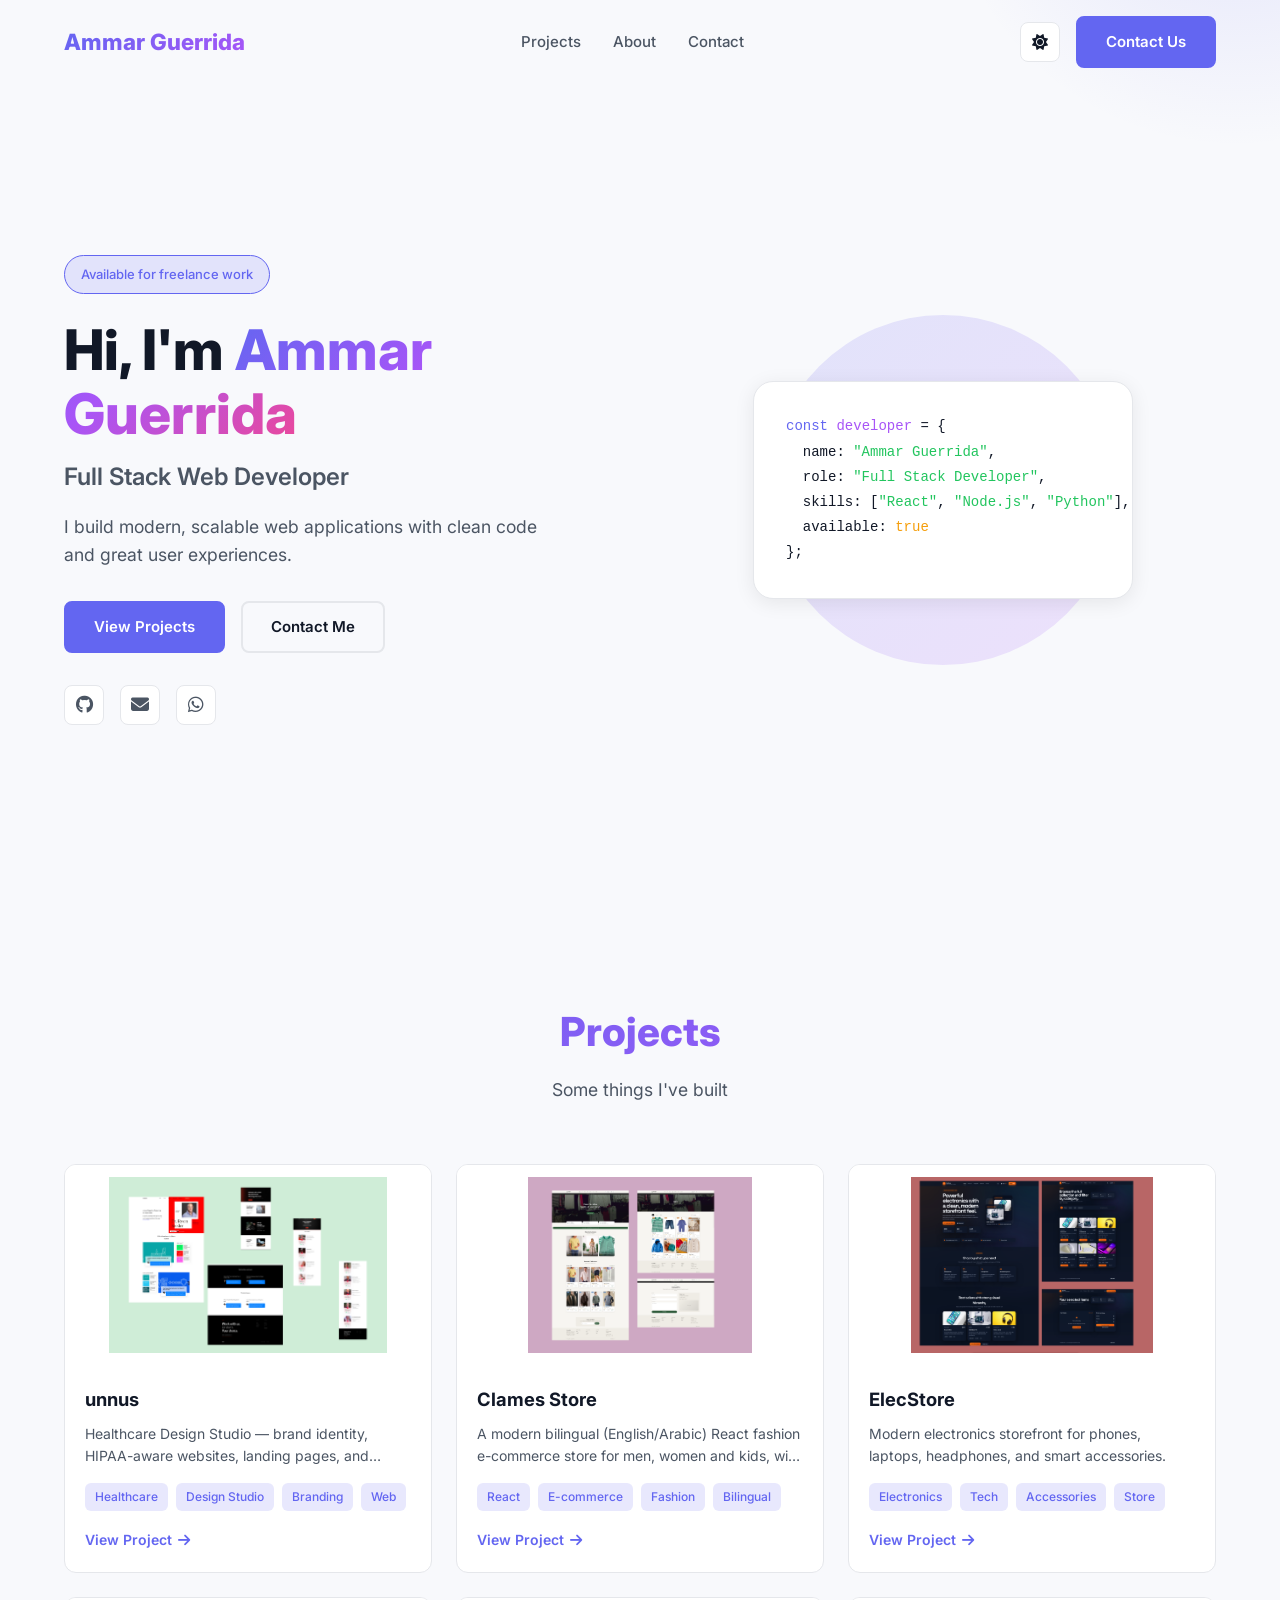
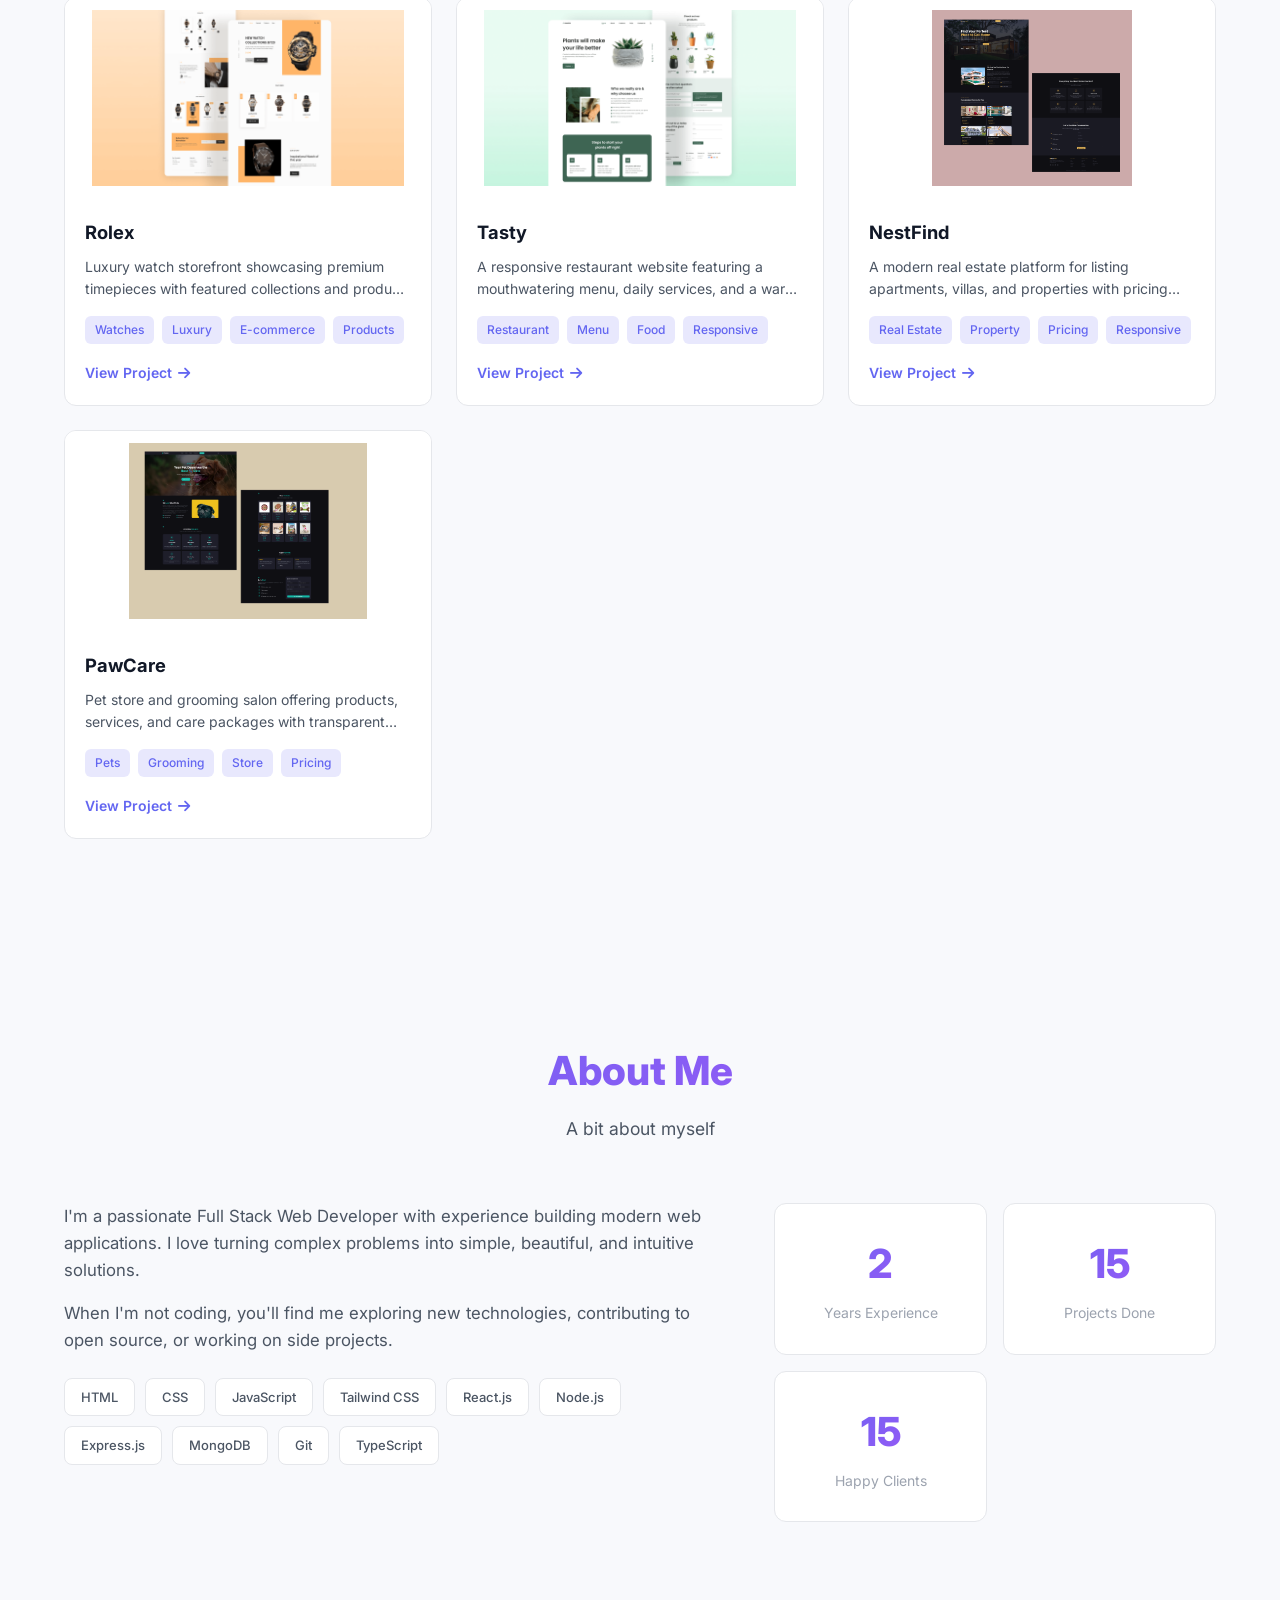
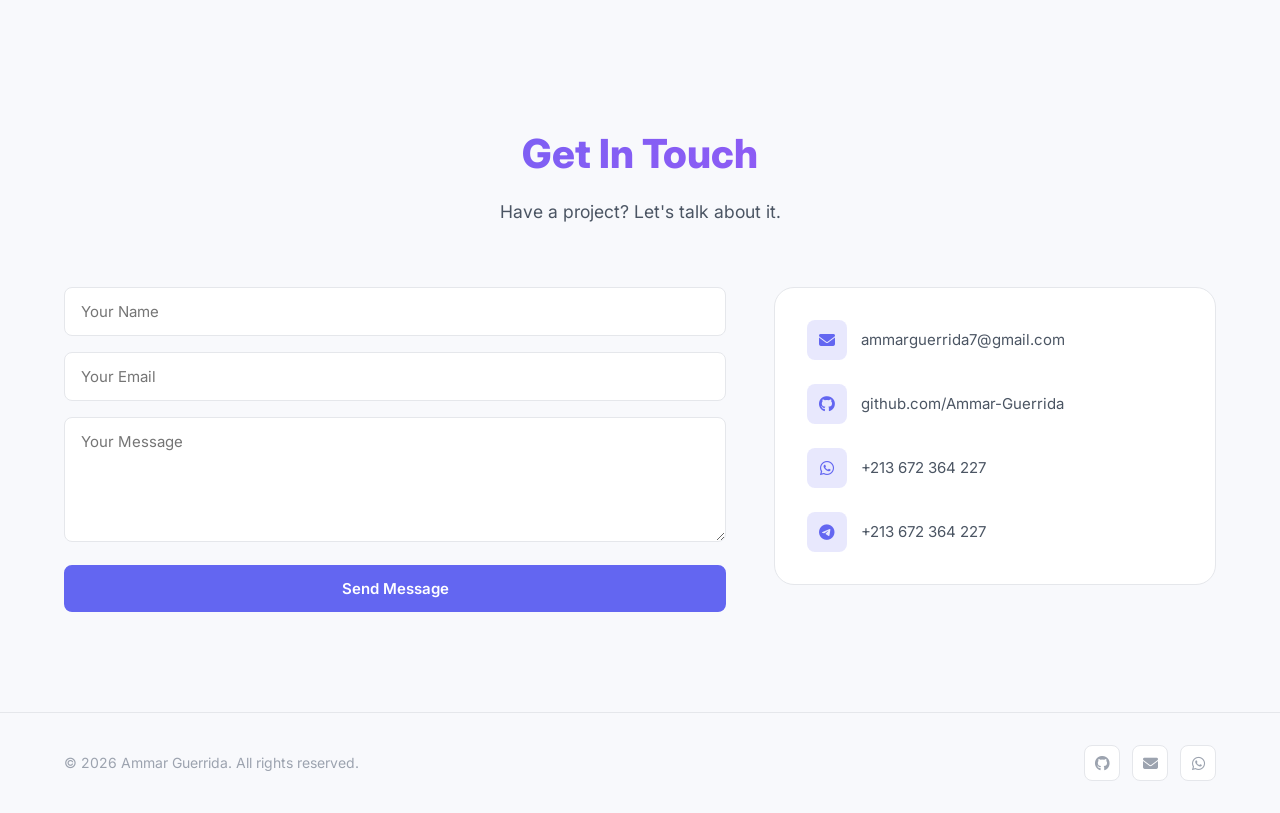
<file: index.html>
<!DOCTYPE html>
<html lang="en" data-theme="dark">
<head>
  <meta charset="UTF-8" />
  <meta name="viewport" content="width=device-width, initial-scale=1.0" />
  <title>Ammar Guerrida | Full Stack Web Developer</title>
  <link rel="preconnect" href="https://fonts.googleapis.com" />
  <link rel="preconnect" href="https://fonts.gstatic.com" crossorigin />
  <link href="https://fonts.googleapis.com/css2?family=Inter:wght@400;500;600;700;800&display=swap" rel="stylesheet" />
  <link rel="stylesheet" href="https://cdnjs.cloudflare.com/ajax/libs/font-awesome/6.5.1/css/all.min.css" />
  <link rel="stylesheet" href="css/style.css" />
</head>
<body>

  <!-- Header -->
  <header class="header" id="header">
    <div class="container header-inner">
      <a href="#" class="logo">Ammar Guerrida</a>
      <nav class="nav" id="nav">
        <ul class="nav-list">
          <li><a href="#projects" class="nav-link">Projects</a></li>
          <li><a href="#about" class="nav-link">About</a></li>
          <li><a href="#contact" class="nav-link">Contact</a></li>
        </ul>
      </nav>
      <div class="nav-overlay" id="navOverlay"></div>
      <div class="header-actions">
        <button class="theme-toggle" id="themeToggle" aria-label="Toggle theme">
          <i class="fas fa-moon"></i>
        </button>
        <a href="#contact" class="btn btn-primary">Contact Us</a>
        <button class="hamburger" id="hamburger" aria-label="Menu">
          <span></span><span></span><span></span>
        </button>
      </div>
    </div>
  </header>

  <!-- Hero -->
  <section class="hero" id="hero">
    <div class="container hero-inner">
      <div class="hero-content">
        <span class="hero-badge">Available for freelance work</span>
        <h1 class="hero-title">Hi, I'm <span class="gradient-text">Ammar Guerrida</span></h1>
        <p class="hero-subtitle">Full Stack Web Developer</p>
        <p class="hero-desc">
          I build modern, scalable web applications with clean code and great user experiences.
        </p>
        <div class="hero-actions">
          <a href="#projects" class="btn btn-primary">View Projects</a>
          <a href="#contact" class="btn btn-outline">Contact Me</a>
        </div>
        <div class="hero-social">
          <a href="https://github.com/Ammar-Guerrida" target="_blank" aria-label="GitHub"><i class="fab fa-github"></i></a>
          <a href="mailto:ammarguerrida7@gmail.com" aria-label="Email"><i class="fas fa-envelope"></i></a>
          <a href="https://wa.me/213672364227" target="_blank" aria-label="WhatsApp"><i class="fab fa-whatsapp"></i></a>
        </div>
      </div>
      <div class="hero-visual">
        <div class="hero-shape"></div>
        <div class="hero-code">
          <pre><code><span class="code-kw">const</span> <span class="code-fn">developer</span> = {<br>  name: <span class="code-str">"Ammar Guerrida"</span>,<br>  role: <span class="code-str">"Full Stack Developer"</span>,<br>  skills: [<span class="code-str">"React"</span>, <span class="code-str">"Node.js"</span>, <span class="code-str">"Python"</span>],<br>  available: <span class="code-bool">true</span><br>};</code></pre>
        </div>
      </div>
    </div>
  </section>

  <!-- Projects -->
  <section class="section" id="projects">
    <div class="container">
      <div class="section-header">
        <h2 class="section-title">Projects</h2>
        <p class="section-desc">Some things I've built</p>
      </div>
      <div class="projects-grid" id="projectsGrid">
      </div>
    </div>
  </section>

  <!-- About -->
  <section class="section" id="about">
    <div class="container">
      <div class="section-header">
        <h2 class="section-title">About Me</h2>
        <p class="section-desc">A bit about myself</p>
      </div>
      <div class="about-content">
        <div class="about-text">
          <p>
            I'm a passionate Full Stack Web Developer with experience building modern web applications.
            I love turning complex problems into simple, beautiful, and intuitive solutions.
          </p>
          <p>
            When I'm not coding, you'll find me exploring new technologies, contributing to open source,
            or working on side projects.
          </p>
          <div class="about-skills">
            <span class="skill-tag">HTML</span>
            <span class="skill-tag">CSS</span>
            <span class="skill-tag">JavaScript</span>
            <span class="skill-tag">Tailwind CSS</span>
            <span class="skill-tag">React.js</span>
            <span class="skill-tag">Node.js</span>
            <span class="skill-tag">Express.js</span>
            <span class="skill-tag">MongoDB</span>
            <span class="skill-tag">Git</span>
            <span class="skill-tag">TypeScript</span>
          </div>
        </div>
        <div class="about-stats">
          <div class="stat-card">
            <span class="stat-number" data-target="2">0</span>
            <span class="stat-label">Years Experience</span>
          </div>
          <div class="stat-card">
            <span class="stat-number" data-target="15">0</span>
            <span class="stat-label">Projects Done</span>
          </div>
          <div class="stat-card">
            <span class="stat-number" data-target="15">0</span>
            <span class="stat-label">Happy Clients</span>
          </div>
        </div>
      </div>
    </div>
  </section>

  <!-- Contact -->
  <section class="section" id="contact">
    <div class="container">
      <div class="section-header">
        <h2 class="section-title">Get In Touch</h2>
        <p class="section-desc">Have a project? Let's talk about it.</p>
      </div>
      <div class="contact-content">
        <form class="contact-form" id="contactForm" action="https://formsubmit.co/ammarguerrida7@gmail.com" method="POST">
          <input type="hidden" name="_subject" value="New message from portfolio">
          <input type="hidden" name="_captcha" value="false">
          <input type="hidden" name="_template" value="table">
          <div class="form-group">
            <input type="text" id="formName" name="name" placeholder="Your Name" required />
          </div>
          <div class="form-group">
            <input type="email" id="formEmail" name="email" placeholder="Your Email" required />
          </div>
          <div class="form-group">
            <textarea id="formMessage" name="message" rows="5" placeholder="Your Message" required></textarea>
          </div>
          <button type="submit" class="btn btn-primary btn-full">Send Message</button>
        </form>
        <div class="contact-info">
          <div class="contact-item">
            <i class="fas fa-envelope"></i>
            <a href="mailto:ammarguerrida7@gmail.com">ammarguerrida7@gmail.com</a>
          </div>
          <div class="contact-item">
            <i class="fab fa-github"></i>
            <a href="https://github.com/Ammar-Guerrida" target="_blank">github.com/Ammar-Guerrida</a>
          </div>
          <div class="contact-item">
            <i class="fab fa-whatsapp"></i>
            <a href="https://wa.me/213672364227" target="_blank">+213 672 364 227</a>
          </div>
          <div class="contact-item">
            <i class="fab fa-telegram"></i>
            <a href="https://t.me/+213672364227" target="_blank">+213 672 364 227</a>
          </div>
        </div>
      </div>
    </div>
  </section>

  <!-- Footer -->
  <footer class="footer">
    <div class="container footer-inner">
      <p>&copy; 2026 Ammar Guerrida. All rights reserved.</p>
      <div class="footer-social">
        <a href="https://github.com/Ammar-Guerrida" target="_blank" aria-label="GitHub"><i class="fab fa-github"></i></a>
        <a href="mailto:ammarguerrida7@gmail.com" aria-label="Email"><i class="fas fa-envelope"></i></a>
        <a href="https://wa.me/213672364227" target="_blank" aria-label="WhatsApp"><i class="fab fa-whatsapp"></i></a>
      </div>
    </div>
  </footer>

      <button id="scrollTop" class="scroll-top" aria-label="Back to top"><i class="fas fa-arrow-up"></i></button>
<script src="js/projects.js"></script>
  <script src="js/main.js"></script>
</body>
</html>
</file>
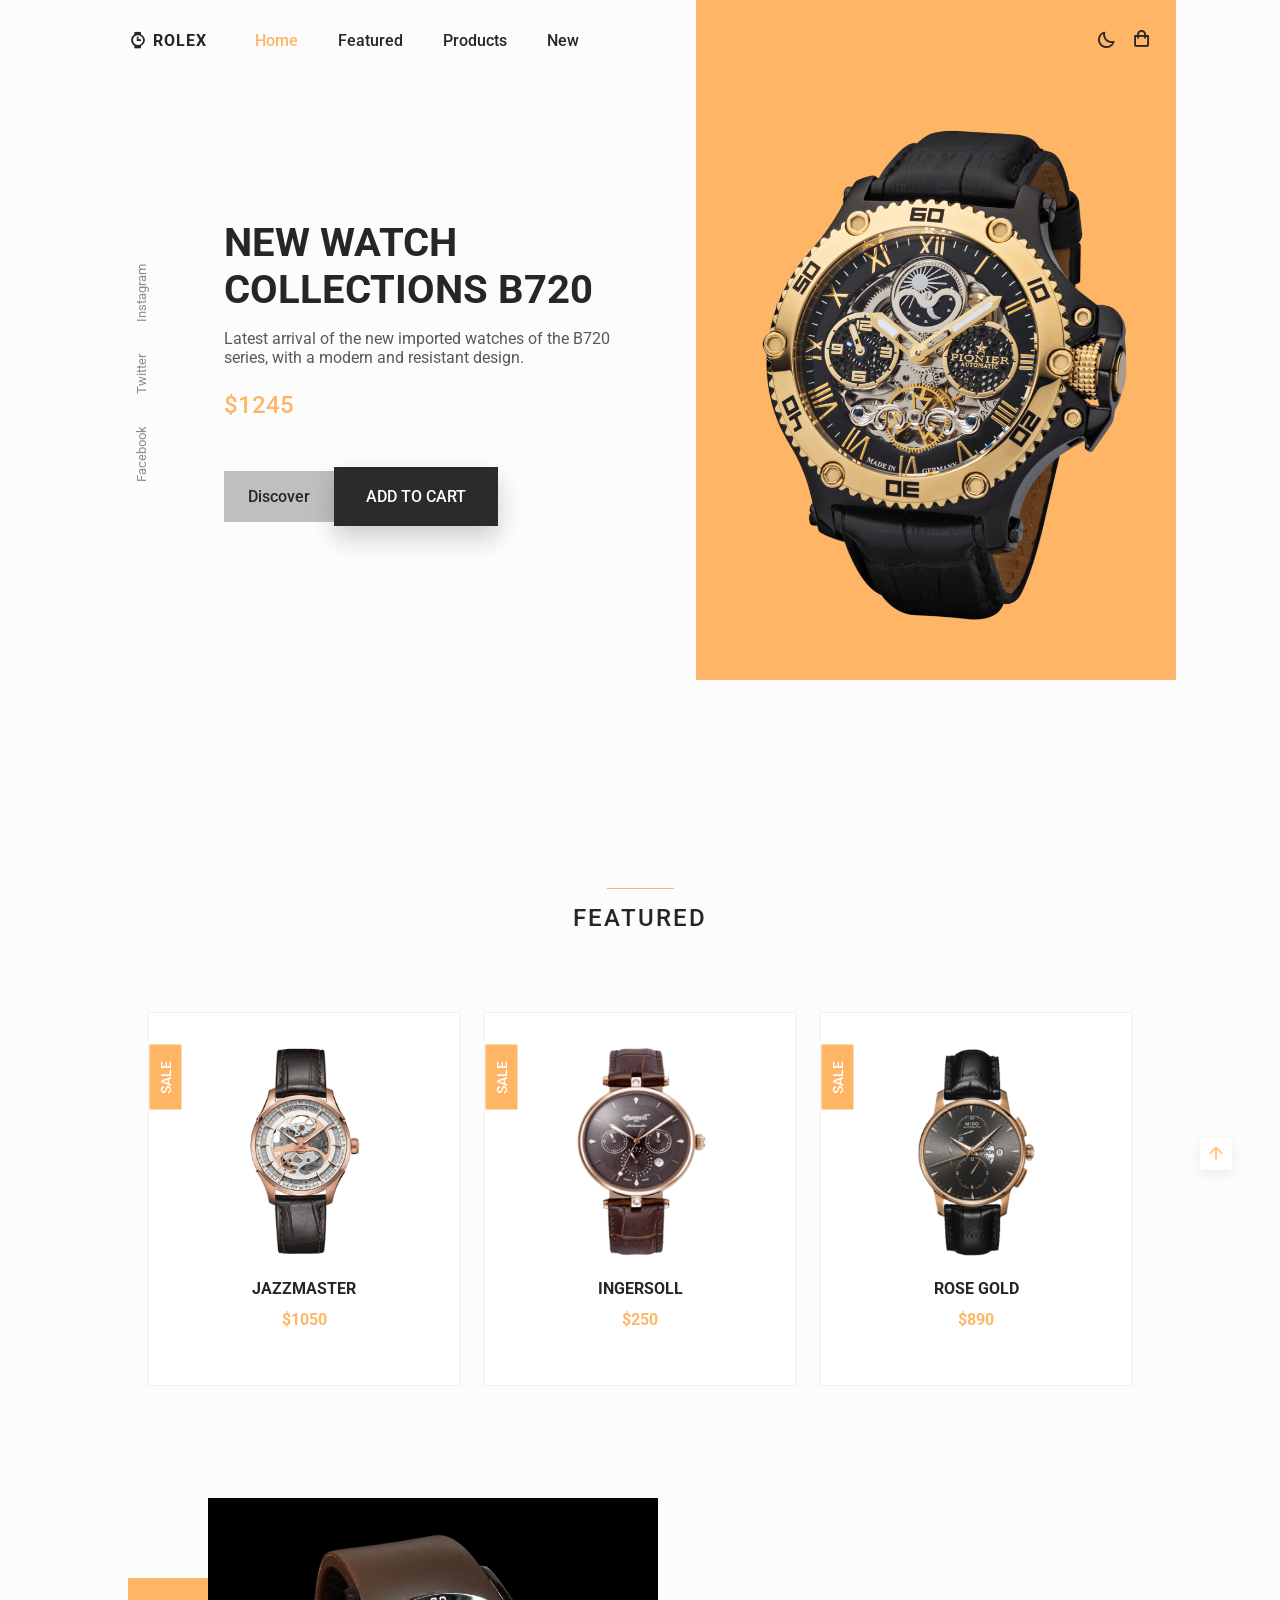
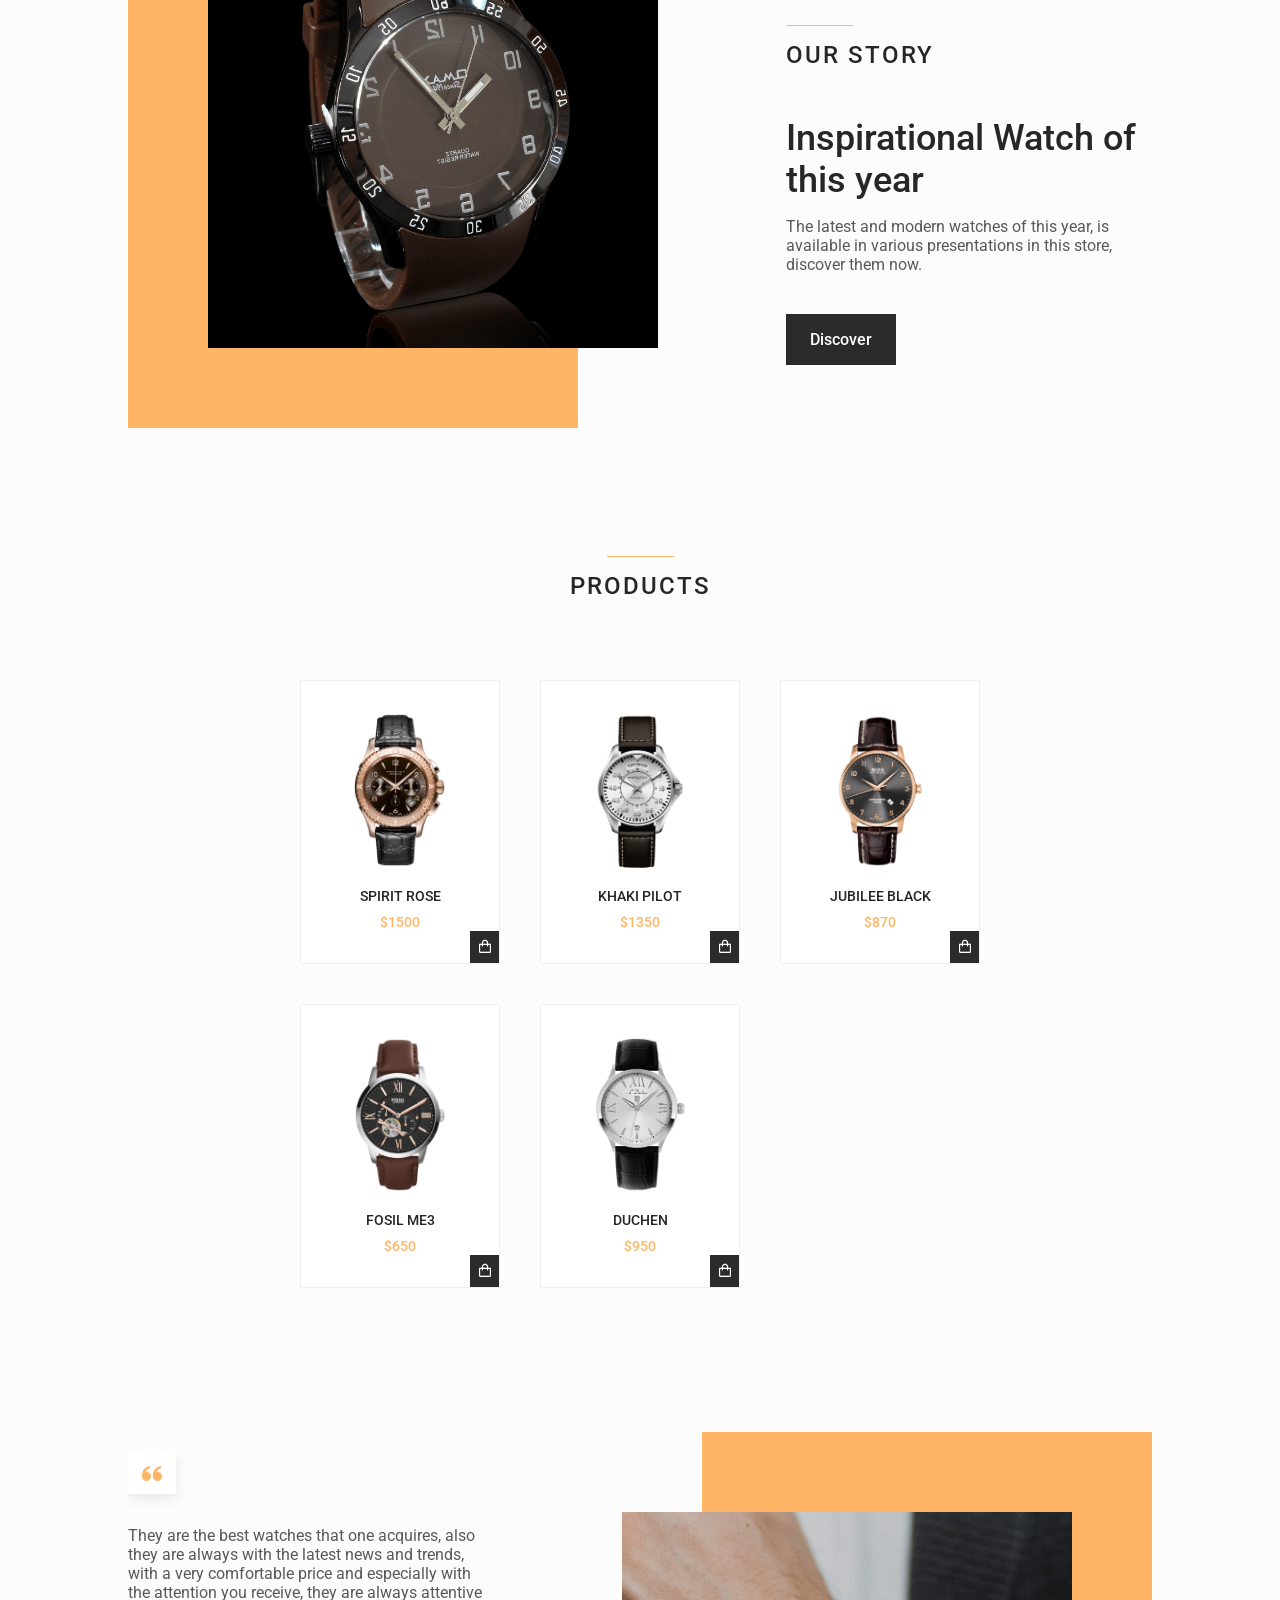
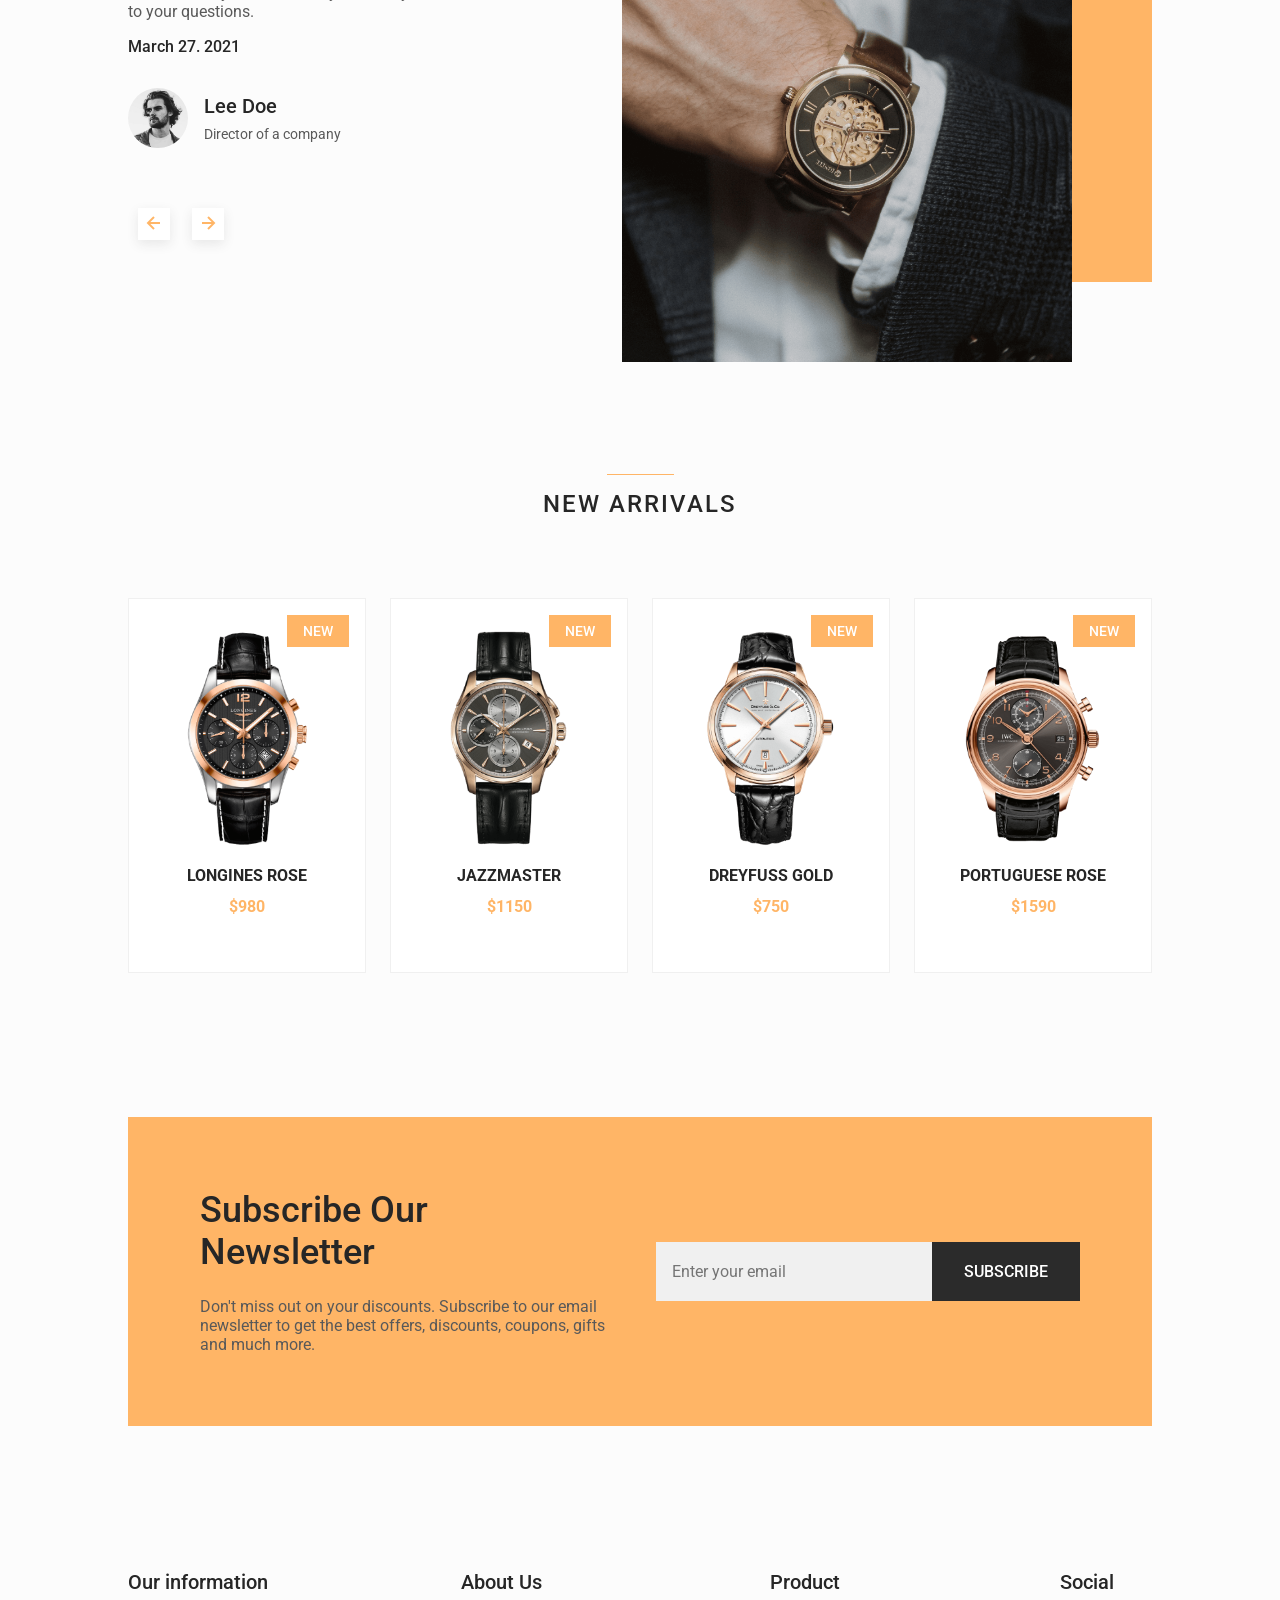
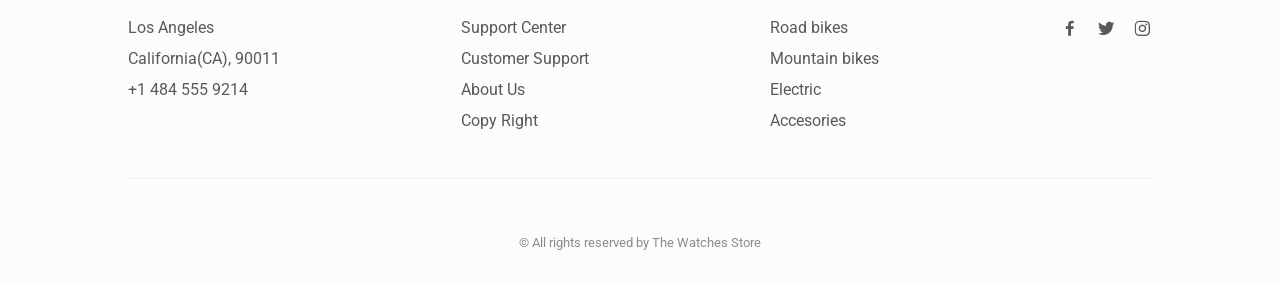
<file: projects/Watches-Website/index.html>
<!DOCTYPE html>
    <html lang="en">
    <head>
        <meta charset="UTF-8">
        <meta name="viewport" content="width=device-width, initial-scale=1.0">
        <link rel="shortcut icon" href="img/favicon.png" type="image/x-icon">
        <link rel="stylesheet" href="https://cdn.jsdelivr.net/npm/boxicons@latest/css/boxicons.min.css">
        <link rel="stylesheet" href="css/swiper-bundle.min.css">
        <link rel="stylesheet" href="css/style.css">
        <title>watches website</title>
    </head>
    <body>

        <!-- start header -->
        <header class="header" id="header">
            <nav class="nav container">
                <a href="#" class="nav-logo">
                    <i class='bx bxs-watch nav-logo-icon'></i> Rolex
                </a>

                <div class="nav-menu" id="nav-menu">
                    <ul class="nav-list">
                        <li class="nav-item">
                            <a href="#home" class="nav-link active-link">Home</a>
                        </li>
                        <li class="nav-item">
                            <a href="#featured" class="nav-link">Featured</a>
                        </li>
                        <li class="nav-item">
                            <a href="#products" class="nav-link">Products</a>
                        </li>
                        <li class="nav-item">
                            <a href="#new" class="nav-link">New</a>
                        </li>
                    </ul>

                    <div class="nav-close" id="nav-close">
                        <i class='bx bx-x' ></i>
                    </div>
                </div>

                <div class="nav-btns">
                    <!-- Theme change button -->
                    <i class='bx bx-moon change-theme' id="theme-button"></i>

                    <div class="nav-shop" id="cart-shop">
                        <i class='bx bx-shopping-bag' ></i>
                    </div>

                    <div class="nav-toggle" id="nav-toggle">
                        <i class='bx bx-grid-alt' ></i>
                    </div>
                </div>
            </nav>
        </header>
        <!-- end header -->

        <!-- start carts  -->
        <div class="cart" id="cart">
            <i class='bx bx-x cart-close' id="cart-close"></i>

            <h2 class="cart-title-center">My Cart</h2>

            <div class="cart-container">
                <article class="cart-card">
                    <div class="cart-box">
                        <img src="img/featured1.png" alt="" class="cart-img">
                    </div>

                    <div class="cart-details">
                        <h3 class="cart-title">Jazzmaster</h3>
                        <span class="cart-price">$1050</span>

                        <div class="cart-amount">
                            <div class="cart-amount-content">
                                <span class="cart-amount-box">
                                    <i class='bx bx-minus' ></i>
                                </span>

                                <span class="cart-amount-number">1</span>

                                <span class="cart-amount-box">
                                    <i class='bx bx-plus' ></i>
                                </span>
                            </div>

                            <i class='bx bx-trash-alt cart-amount-trash' ></i>
                        </div>
                    </div>
                </article>
                
                <article class="cart-card">
                    <div class="cart-box">
                        <img src="img/featured3.png" alt="" class="cart-img">
                    </div>

                    <div class="cart-details">
                        <h3 class="cart-title">Rose Gold</h3>
                        <span class="cart-price">$850</span>

                        <div class="cart-amount">
                            <div class="cart-amount-content">
                                <span class="cart-amount-box">
                                    <i class='bx bx-minus' ></i>
                                </span>

                                <span class="cart-amount-number">1</span>

                                <span class="cart-amount-box">
                                    <i class='bx bx-plus' ></i>
                                </span>
                            </div>

                            <i class='bx bx-trash-alt cart-amount-trash' ></i>
                        </div>
                    </div>
                </article>

                <article class="cart-card">
                    <div class="cart-box">
                        <img src="img/new1.png" alt="" class="cart-img">
                    </div>

                    <div class="cart-details">
                        <h3 class="cart-title">Longines Rose</h3>
                        <span class="cart-price">$980</span>

                        <div class="cart-amount">
                            <div class="cart-amount-content">
                                <span class="cart-amount-box">
                                    <i class='bx bx-minus' ></i>
                                </span>

                                <span class="cart-amount-number">1</span>

                                <span class="cart-amount-box">
                                    <i class='bx bx-plus' ></i>
                                </span>
                            </div>

                            <i class='bx bx-trash-alt cart-amount-trash' ></i>
                        </div>
                    </div>
                </article>
            </div>

            <div class="cart-prices">
                <span class="cart-prices-item">3 items</span>
                <span class="cart-prices-total">$2880</span>
            </div>
        </div>
        <!-- end carts  -->

        <!-- start main  -->
        <main class="main">
            <!-- start home section  -->
            <section class="home" id="home">
                <div class="home-container container grid">
                    <div class="home-img-bg">
                        <img src="img/home.png" alt="" class="home-img">
                    </div>
    
                    <div class="home-social">
                        <a href="https://www.facebook.com/" target="_blank" class="home-social-link">
                            Facebook
                        </a>
                        <a href="https://twitter.com/" target="_blank" class="home-social-link">
                            Twitter
                        </a>
                        <a href="https://www.instagram.com/" target="_blank" class="home-social-link">
                            Instagram
                        </a>
                    </div>
    
                    <div class="home-data">
                        <h1 class="home-title">NEW WATCH <br> COLLECTIONS B720</h1>
                        <p class="home-description">
                            Latest arrival of the new imported watches of the B720 series, 
                            with a modern and resistant design.
                        </p>
                        <span class="home-price">$1245</span>

                        <div class="home-btns">
                            <a href="#" class="button button-gray button-small">
                                Discover
                            </a>

                            <button class="button home-button">ADD TO CART</button>
                        </div>
                    </div>
                </div>
            </section>
            <!-- end home section  -->

            <!-- start featured section -->
            <section class="featured section container" id="featured">
                <h2 class="section-title">
                    Featured
                </h2>

                <div class="featured-container grid">
                    <article class="featured-card">
                        <span class="featured-tag">Sale</span>

                        <img src="img/featured1.png" alt="" class="featured-img">

                        <div class="featured-data">
                            <h3 class="featured-title">Jazzmaster</h3>
                            <span class="featured-price">$1050</span>
                        </div>

                        <button class="button featured-button">ADD TO CART</button>
                    </article>

                    <article class="featured-card">
                        <span class="featured-tag">Sale</span>

                        <img src="img/featured2.png" alt="" class="featured-img">

                        <div class="featured-data">
                            <h3 class="featured-title">Ingersoll</h3>
                            <span class="featured-price">$250</span>
                        </div>

                        <button class="button featured-button">ADD TO CART</button>
                    </article>

                    <article class="featured-card">
                        <span class="featured-tag">Sale</span>

                        <img src="img/featured3.png" alt="" class="featured-img">

                        <div class="featured-data">
                            <h3 class="featured-title">Rose gold</h3>
                            <span class="featured-price">$890</span>
                        </div>

                        <button class="button featured-button">ADD TO CART</button>
                    </article>
                </div>
            </section>
            <!-- end featured section -->

            <!-- start story section  -->
            <section class="story section container">
                <div class="story-container grid">
                    <div class="story-data">
                        <h2 class="section-title story-section-title">
                            Our Story
                        </h2>
    
                        <h1 class="story-title">
                            Inspirational Watch of <br> this year
                        </h1>
    
                        <p class="story-description">
                            The latest and modern watches of this year, is available in various 
                            presentations in this store, discover them now.
                        </p>
    
                        <a href="#" class="button button-small">Discover</a>
                    </div>

                    <div class="story-images">
                        <img src="img/story.png" alt="" class="story-img">
                        <div class="story-square"></div>
                    </div>
                </div>
            </section>
            <!-- end story section  -->

            <!-- start products section  -->
            <section class="products section container" id="products">
                <h2 class="section-title">
                    Products
                </h2>

                <div class="products-container grid">
                    <article class="products-card">
                        <img src="img/product1.png" alt="" class="products-img">

                        <h3 class="products-title">Spirit rose</h3>
                        <span class="products-price">$1500</span>

                        <button class="products-button">
                            <i class='bx bx-shopping-bag'></i>
                        </button>
                    </article>

                    <article class="products-card">
                        <img src="img/product2.png" alt="" class="products-img">

                        <h3 class="products-title">Khaki pilot</h3>
                        <span class="products-price">$1350</span>

                        <button class="products-button">
                            <i class='bx bx-shopping-bag'></i>
                        </button>
                    </article>

                    <article class="products-card">
                        <img src="img/product3.png" alt="" class="products-img">

                        <h3 class="products-title">Jubilee black</h3>
                        <span class="products-price">$870</span>

                        <button class="products-button">
                            <i class='bx bx-shopping-bag'></i>
                        </button>
                    </article>

                    <article class="products-card">
                        <img src="img/product4.png" alt="" class="products-img">

                        <h3 class="products-title">Fosil me3</h3>
                        <span class="products-price">$650</span>

                        <button class="products-button">
                            <i class='bx bx-shopping-bag'></i>
                        </button>
                    </article>

                    <article class="products-card">
                        <img src="img/product5.png" alt="" class="products-img">

                        <h3 class="products-title">Duchen</h3>
                        <span class="products-price">$950</span>

                        <button class="products-button">
                            <i class='bx bx-shopping-bag'></i>
                        </button>
                    </article>
                </div>
            </section>
            <!-- end products section  -->


            <!-- start testimonials section  -->
            <section class="testimonial section container">
                <div class="testimonial-container grid">
                    <div class="swiper testimonial-swiper">
                        <div class="swiper-wrapper">
                            <div class="testimonial-card swiper-slide">
                                <div class="testimonial-quote">
                                    <i class='bx bxs-quote-alt-left' ></i>
                                </div>
                                <p class="testimonial-description">
                                    They are the best watches that one acquires, also they are always with the latest 
                                    news and trends, with a very comfortable price and especially with the attention 
                                    you receive, they are always attentive to your questions.
                                </p>
                                <h3 class="testimonial-date">March 27. 2021</h3>
        
                                <div class="testimonial-perfil">
                                    <img src="img/testimonial1.jpg" alt="" class="testimonial-perfil-img">
        
                                    <div class="testimonial-perfil-data">
                                        <span class="testimonial-perfil-name">Lee Doe</span>
                                        <span class="testimonial-perfil-detail">Director of a company</span>
                                    </div>
                                </div>
                            </div>

                            <div class="testimonial-card swiper-slide">
                                <div class="testimonial-quote">
                                    <i class='bx bxs-quote-alt-left' ></i>
                                </div>
                                <p class="testimonial-description">
                                    They are the best watches that one acquires, also they are always with the latest 
                                    news and trends, with a very comfortable price and especially with the attention 
                                    you receive, they are always attentive to your questions.
                                </p>
                                <h3 class="testimonial-date">March 27. 2021</h3>
        
                                <div class="testimonial-perfil">
                                    <img src="img/testimonial2.jpg" alt="" class="testimonial-perfil-img">
        
                                    <div class="testimonial-perfil-data">
                                        <span class="testimonial-perfil-name">Samantha Mey</span>
                                        <span class="testimonial-perfil-detail">Director of a company</span>
                                    </div>
                                </div>
                            </div>

                            <div class="testimonial-card swiper-slide">
                                <div class="testimonial-quote">
                                    <i class='bx bxs-quote-alt-left' ></i>
                                </div>
                                <p class="testimonial-description">
                                    They are the best watches that one acquires, also they are always with the latest 
                                    news and trends, with a very comfortable price and especially with the attention 
                                    you receive, they are always attentive to your questions.
                                </p>
                                <h3 class="testimonial-date">March 27. 2021</h3>
        
                                <div class="testimonial-perfil">
                                    <img src="img/testimonial3.jpg" alt="" class="testimonial-perfil-img">
        
                                    <div class="testimonial-perfil-data">
                                        <span class="testimonial-perfil-name">Raul Zaman</span>
                                        <span class="testimonial-perfil-detail">Director of a company</span>
                                    </div>
                                </div>
                            </div>
                        </div>
                        
                        <div class="swiper-button-next">
                            <i class='bx bx-right-arrow-alt' ></i>
                        </div>
                        <div class="swiper-button-prev">
                            <i class='bx bx-left-arrow-alt' ></i>
                        </div>
                    </div>

                    <div class="testimonial-images">
                        <div class="testimonial-square"></div>
                        <img src="img/testimonial.png" alt="" class="testimonial-img">
                    </div>
                </div>
            </section>
            <!-- end testimonials section  -->

            <!-- start new section -->
            <section class="new section container" id="new">
                <h2 class="section-title">
                    New Arrivals
                </h2>
                
                <div class="new-container">
                    <div class="swiper new-swiper">
                        <div class="swiper-wrapper">
                            <article class="new-card swiper-slide">
                                <span class="new-tag">New</span>
        
                                <img src="img/new1.png" alt="" class="new-img">
        
                                <div class="new-data">
                                    <h3 class="new-title">Longines rose</h3>
                                    <span class="new-price">$980</span>
                                </div>
        
                                <button class="button new-button">ADD TO CART</button>
                            </article>

                            <article class="new-card swiper-slide">
                                <span class="new-tag">New</span>
        
                                <img src="img/new2.png" alt="" class="new-img">
        
                                <div class="new-data">
                                    <h3 class="new-title">Jazzmaster</h3>
                                    <span class="new-price">$1150</span>
                                </div>
        
                                <button class="button new-button">ADD TO CART</button>
                            </article>

                            <article class="new-card swiper-slide">
                                <span class="new-tag">New</span>
        
                                <img src="img/new3.png" alt="" class="new-img">
        
                                <div class="new-data">
                                    <h3 class="new-title">Dreyfuss gold</h3>
                                    <span class="new-price">$750</span>
                                </div>
        
                                <button class="button new-button">ADD TO CART</button>
                            </article>

                            <article class="new-card swiper-slide">
                                <span class="new-tag">New</span>
        
                                <img src="img/new4.png" alt="" class="new-img">
        
                                <div class="new-data">
                                    <h3 class="new-title">Portuguese rose</h3>
                                    <span class="new-price">$1590</span>
                                </div>
        
                                <button class="button new-button">ADD TO CART</button>
                            </article>                       
                        </div>
                    </div>
                </div>
            </section>
            <!-- end new section -->

            <!-- start newsletter section -->
            <section class="newsletter section container">
                <div class="newsletter-bg grid">
                    <div>
                        <h2 class="newsletter-title">Subscribe Our <br> Newsletter</h2>
                        <p class="newsletter-description">
                            Don't miss out on your discounts. Subscribe to our email 
                            newsletter to get the best offers, discounts, coupons, 
                            gifts and much more.
                        </p>
                    </div>

                    <form action="" class="newsletter-subscribe">
                        <input type="email" placeholder="Enter your email" class="newsletter-input">
                        <button class="button">
                            SUBSCRIBE
                        </button>
                    </form>
                </div>
            </section>
            <!-- end newsletter section -->
        </main>
        <!-- end main  -->


        <!-- start footer -->
        <footer class="footer section">
            <div class="footer-container container grid">
                <div class="footer-content">
                    <h3 class="footer-title">Our information</h3>

                    <ul class="footer-list">
                        <li>Los Angeles </li>
                        <li>California(CA), 90011</li>
                        <li>+1 484 555 9214</li>
                    </ul>
                </div>
                <div class="footer-content">
                    <h3 class="footer-title">About Us</h3>

                    <ul class="footer-links">
                        <li>
                            <a href="#" class="footer-link">Support Center</a>
                        </li>
                        <li>
                            <a href="#" class="footer-link">Customer Support</a>
                        </li>
                        <li>
                            <a href="#" class="footer-link">About Us</a>
                        </li>
                        <li>
                            <a href="#" class="footer-link">Copy Right</a>
                        </li>
                    </ul>
                </div>

                <div class="footer-content">
                    <h3 class="footer-title">Product</h3>

                    <ul class="footer-links">
                        <li>
                            <a href="#" class="footer-link">Road bikes</a>
                        </li>
                        <li>
                            <a href="#" class="footer-link">Mountain bikes</a>
                        </li>
                        <li>
                            <a href="#" class="footer-link">Electric</a>
                        </li>
                        <li>
                            <a href="#" class="footer-link">Accesories</a>
                        </li>
                    </ul>
                </div>

                <div class="footer-content">
                    <h3 class="footer-title">Social</h3>

                    <ul class="footer-social">
                        <a href="https://www.facebook.com/" target="_blank" class="footer-social-link">
                            <i class='bx bxl-facebook'></i>
                        </a>

                        <a href="https://twitter.com/" target="_blank" class="footer-social-link">
                            <i class='bx bxl-twitter' ></i>
                        </a>

                        <a href="https://www.instagram.com/" target="_blank" class="footer-social-link">
                            <i class='bx bxl-instagram' ></i>
                        </a>
                    </ul>
                </div>
            </div>

            <span class="footer-copy">&#169; All rights reserved by The Watches Store </span>
        </footer>
        <!-- end footer -->


        <!-- scroll up -->
        <a href="#" class="scrollup" id="scroll-up"> 
            <i class='bx bx-up-arrow-alt scrollup-icon' ></i>
        </a>

        <!-- js files -->
        <script src="js/swiper-bundle.min.js"></script>
        <script src="js/main.js"></script>
    </body>
</html>
</file>
<file: css/style.css>
*,
*::before,
*::after {
  margin: 0;
  padding: 0;
  box-sizing: border-box;
}

:root {
  --bg-primary: #0f0f13;
  --bg-secondary: #1a1a23;
  --bg-card: #1e1e2a;
  --bg-card-hover: #262636;
  --text-primary: #f0f0f5;
  --text-secondary: #9ca3af;
  --text-muted: #6b7280;
  --accent: #6366f1;
  --accent-hover: #5558e6;
  --accent-glow: rgba(99, 102, 241, 0.25);
  --border: #2a2a3a;
  --glass-bg: rgba(30, 30, 42, 0.6);
  --glass-border: rgba(255, 255, 255, 0.06);
  --shadow: 0 4px 20px rgba(0, 0, 0, 0.3);
  --radius: 12px;
  --radius-lg: 20px;
  --transition: 0.3s ease;
}

[data-theme="light"] {
  --bg-primary: #f8f9fc;
  --bg-secondary: #ffffff;
  --bg-card: #ffffff;
  --bg-card-hover: #f3f4f6;
  --text-primary: #111827;
  --text-secondary: #4b5563;
  --text-muted: #9ca3af;
  --accent: #6366f1;
  --accent-hover: #5558e6;
  --accent-glow: rgba(99, 102, 241, 0.15);
  --border: #e5e7eb;
  --glass-bg: rgba(255, 255, 255, 0.8);
  --glass-border: rgba(0, 0, 0, 0.06);
  --shadow: 0 4px 20px rgba(0, 0, 0, 0.08);
}

html {
  scroll-behavior: smooth;
}

body {
  font-family: 'Inter', -apple-system, BlinkMacSystemFont, sans-serif;
  background-color: var(--bg-primary);
  color: var(--text-primary);
  line-height: 1.6;
  transition: background-color var(--transition), color var(--transition);
}

a {
  text-decoration: none;
  color: inherit;
}

ul {
  list-style: none;
}

img {
  max-width: 100%;
  display: block;
}

.container {
  max-width: 1200px;
  margin: 0 auto;
  padding: 0 24px;
}

/* Buttons */
.btn {
  display: inline-flex;
  align-items: center;
  justify-content: center;
  gap: 8px;
  padding: 12px 28px;
  border-radius: 8px;
  font-size: 15px;
  font-weight: 600;
  cursor: pointer;
  transition: all var(--transition);
  border: 2px solid transparent;
  font-family: inherit;
}

.btn-primary {
  background: var(--accent);
  color: #fff;
  border-color: var(--accent);
}

.btn-primary:hover {
  background: var(--accent-hover);
  border-color: var(--accent-hover);
  box-shadow: 0 0 20px var(--accent-glow);
  transform: translateY(-1px);
}

.btn-outline {
  background: transparent;
  color: var(--text-primary);
  border-color: var(--border);
}

.btn-outline:hover {
  border-color: var(--accent);
  color: var(--accent);
}

.btn-full {
  width: 100%;
}

/* Section */
.section {
  padding: 100px 0;
}

.section-header {
  text-align: center;
  margin-bottom: 60px;
}

.section-title {
  font-size: 2.5rem;
  font-weight: 800;
  margin-bottom: 12px;
  background: linear-gradient(135deg, var(--accent), #a855f7);
  -webkit-background-clip: text;
  -webkit-text-fill-color: transparent;
  background-clip: text;
}

.section-desc {
  color: var(--text-secondary);
  font-size: 1.1rem;
}

/* Header */
.header {
  position: fixed;
  top: 0;
  left: 0;
  right: 0;
  z-index: 1000;
  padding: 16px 0;
  transition: background var(--transition), backdrop-filter var(--transition);
}

.header.scrolled {
  background: var(--glass-bg);
  backdrop-filter: blur(16px);
  -webkit-backdrop-filter: blur(16px);
  border-bottom: 1px solid var(--glass-border);
}

.header-inner {
  display: flex;
  align-items: center;
  justify-content: space-between;
}

.logo {
  font-size: 1.4rem;
  font-weight: 800;
  background: linear-gradient(135deg, var(--accent), #a855f7);
  -webkit-background-clip: text;
  -webkit-text-fill-color: transparent;
  background-clip: text;
}

.nav-list {
  display: flex;
  gap: 32px;
}

.nav-link {
  font-size: 15px;
  font-weight: 500;
  color: var(--text-secondary);
  transition: color var(--transition);
  position: relative;
}

.nav-link::after {
  content: '';
  position: absolute;
  bottom: -4px;
  left: 0;
  width: 0;
  height: 2px;
  background: var(--accent);
  transition: width var(--transition);
  border-radius: 2px;
}

.nav-link:hover,
.nav-link.active {
  color: var(--text-primary);
}

.nav-link.active::after {
  width: 100%;
}

.header-actions {
  display: flex;
  align-items: center;
  gap: 16px;
}

.theme-toggle {
  background: var(--bg-card);
  border: 1px solid var(--border);
  color: var(--text-primary);
  width: 40px;
  height: 40px;
  border-radius: 8px;
  cursor: pointer;
  display: flex;
  align-items: center;
  justify-content: center;
  font-size: 16px;
  transition: all var(--transition);
}

.theme-toggle:hover {
  background: var(--bg-card-hover);
  border-color: var(--accent);
}

.nav-overlay {
  position: fixed;
  top: 0;
  left: 0;
  width: 100%;
  height: 100%;
  background: rgba(0, 0, 0, 0.5);
  z-index: 998;
  opacity: 0;
  visibility: hidden;
  transition: all var(--transition);
}

.nav-overlay.active {
  opacity: 1;
  visibility: visible;
}

.hamburger {
  display: none;
  flex-direction: column;
  gap: 5px;
  background: none;
  border: none;
  cursor: pointer;
  padding: 6px;
  z-index: 1001;
}

.hamburger span {
  width: 24px;
  height: 2px;
  background: var(--text-primary);
  border-radius: 2px;
  transition: all var(--transition);
}

.hamburger.active span:nth-child(1) {
  transform: rotate(45deg) translate(5px, 5px);
}

.hamburger.active span:nth-child(2) {
  opacity: 0;
}

.hamburger.active span:nth-child(3) {
  transform: rotate(-45deg) translate(5px, -5px);
}

/* Hero */
.hero {
  min-height: 100vh;
  display: flex;
  align-items: center;
  padding-top: 80px;
  position: relative;
  overflow: hidden;
}

.hero::before {
  content: '';
  position: absolute;
  top: -50%;
  right: -20%;
  width: 600px;
  height: 600px;
  background: radial-gradient(circle, var(--accent-glow) 0%, transparent 70%);
  pointer-events: none;
}

.hero-inner {
  display: grid;
  grid-template-columns: 1fr 1fr;
  gap: 60px;
  align-items: center;
}

.hero-content {
  position: relative;
  z-index: 1;
}

.hero-badge {
  display: inline-block;
  padding: 8px 16px;
  background: var(--accent-glow);
  border: 1px solid var(--accent);
  border-radius: 100px;
  font-size: 13px;
  font-weight: 500;
  color: var(--accent);
  margin-bottom: 24px;
}

.hero-title {
  font-size: 3.5rem;
  font-weight: 800;
  line-height: 1.15;
  margin-bottom: 12px;
}

.gradient-text {
  background: linear-gradient(135deg, var(--accent), #a855f7, #ec4899);
  -webkit-background-clip: text;
  -webkit-text-fill-color: transparent;
  background-clip: text;
}

.hero-subtitle {
  font-size: 1.5rem;
  font-weight: 600;
  color: var(--text-secondary);
  margin-bottom: 16px;
}

.hero-desc {
  color: var(--text-secondary);
  font-size: 1.1rem;
  max-width: 480px;
  margin-bottom: 32px;
}

.hero-actions {
  display: flex;
  gap: 16px;
  margin-bottom: 32px;
}

.hero-social {
  display: flex;
  gap: 16px;
}

.hero-social a {
  width: 40px;
  height: 40px;
  display: flex;
  align-items: center;
  justify-content: center;
  border-radius: 8px;
  background: var(--bg-card);
  border: 1px solid var(--border);
  color: var(--text-secondary);
  font-size: 18px;
  transition: all var(--transition);
}

.hero-social a:hover {
  color: var(--accent);
  border-color: var(--accent);
  background: var(--accent-glow);
  transform: translateY(-2px);
}

.hero-visual {
  position: relative;
  display: flex;
  align-items: center;
  justify-content: center;
}

.hero-shape {
  width: 350px;
  height: 350px;
  border-radius: 50%;
  background: linear-gradient(135deg, var(--accent), #a855f7);
  opacity: 0.15;
  position: absolute;
  animation: pulse 4s ease-in-out infinite;
}

@keyframes pulse {
  0%, 100% { transform: scale(1); }
  50% { transform: scale(1.1); }
}

.hero-code {
  background: var(--bg-card);
  border: 1px solid var(--border);
  border-radius: var(--radius-lg);
  padding: 32px;
  box-shadow: var(--shadow);
  position: relative;
  z-index: 1;
  max-width: 380px;
  width: 100%;
}

.hero-code pre {
  font-family: 'Courier New', Courier, monospace;
  font-size: 14px;
  color: var(--text-primary);
  line-height: 1.8;
}

.hero-code code {
  font-family: inherit;
}

.code-kw { color: var(--accent); }
.code-fn { color: #a855f7; }
.code-str { color: #22c55e; }
.code-bool { color: #f59e0b; }

/* Projects */
.projects-grid {
  display: grid;
  grid-template-columns: repeat(3, 1fr);
  gap: 24px;
}

.project-card {
  background: var(--bg-card);
  border: 1px solid var(--border);
  border-radius: var(--radius);
  overflow: hidden;
  transition: all var(--transition);
  cursor: pointer;
}

.project-card:hover {
  transform: translateY(-4px);
  background: var(--bg-card-hover);
  border-color: var(--accent);
  box-shadow: 0 8px 30px var(--accent-glow);
}

.project-img {
  width: 100%;
  height: 200px;
  overflow: hidden;
  background: var(--bg-card);
}

.project-img img {
  width: 100%;
  height: 100%;
  object-fit: contain;
  object-position: center;
  display: block;
  padding: 12px;
  transition: transform 0.5s ease;
}

.project-card:hover .project-img img {
  transform: scale(1.03);
}

.project-img-placeholder {
  display: flex;
  align-items: center;
  justify-content: center;
}

.project-body {
  padding: 20px;
}

.project-title {
  font-size: 1.15rem;
  font-weight: 700;
  margin-bottom: 8px;
}

.project-desc {
  font-size: 14px;
  color: var(--text-secondary);
  margin-bottom: 16px;
  display: -webkit-box;
  -webkit-line-clamp: 2;
  -webkit-box-orient: vertical;
  overflow: hidden;
}

.project-tags {
  display: flex;
  flex-wrap: wrap;
  gap: 8px;
  margin-bottom: 16px;
}

.project-tag {
  padding: 4px 10px;
  border-radius: 6px;
  font-size: 12px;
  font-weight: 500;
  background: var(--accent-glow);
  color: var(--accent);
}

.project-link {
  font-size: 14px;
  font-weight: 600;
  color: var(--accent);
  display: inline-flex;
  align-items: center;
  gap: 6px;
  transition: gap var(--transition);
}

.project-link:hover {
  gap: 10px;
}

/* About */
.about-content {
  display: grid;
  grid-template-columns: 1.2fr 0.8fr;
  gap: 48px;
  align-items: start;
}

.about-text p {
  color: var(--text-secondary);
  margin-bottom: 16px;
  font-size: 1.05rem;
}

.about-skills {
  display: flex;
  flex-wrap: wrap;
  gap: 10px;
  margin-top: 24px;
}

.skill-tag {
  padding: 8px 16px;
  border-radius: 8px;
  font-size: 13px;
  font-weight: 500;
  background: var(--bg-card);
  border: 1px solid var(--border);
  color: var(--text-secondary);
  transition: all var(--transition);
}

.skill-tag:hover {
  border-color: var(--accent);
  color: var(--accent);
  background: var(--accent-glow);
}

.about-stats {
  display: grid;
  grid-template-columns: repeat(2, 1fr);
  gap: 16px;
}

.stat-card {
  background: var(--bg-card);
  border: 1px solid var(--border);
  border-radius: var(--radius);
  padding: 28px 20px;
  text-align: center;
  transition: all var(--transition);
}

.stat-card:hover {
  border-color: var(--accent);
  box-shadow: 0 4px 20px var(--accent-glow);
}

.stat-number {
  font-size: 2.5rem;
  font-weight: 800;
  background: linear-gradient(135deg, var(--accent), #a855f7);
  -webkit-background-clip: text;
  -webkit-text-fill-color: transparent;
  background-clip: text;
  display: block;
  margin-bottom: 4px;
}

.stat-label {
  font-size: 14px;
  color: var(--text-muted);
}

/* Contact */
.contact-content {
  display: grid;
  grid-template-columns: 1.2fr 0.8fr;
  gap: 48px;
  align-items: start;
}

.contact-form {
  display: flex;
  flex-direction: column;
  gap: 16px;
}

.form-group input,
.form-group textarea {
  width: 100%;
  padding: 14px 16px;
  border-radius: 8px;
  border: 1px solid var(--border);
  background: var(--bg-card);
  color: var(--text-primary);
  font-size: 15px;
  font-family: inherit;
  transition: border-color var(--transition);
  outline: none;
}

.form-group input:focus,
.form-group textarea:focus {
  border-color: var(--accent);
  box-shadow: 0 0 0 3px var(--accent-glow);
}

.form-group textarea {
  resize: vertical;
  min-height: 120px;
}

.contact-info {
  display: flex;
  flex-direction: column;
  gap: 24px;
  padding: 32px;
  background: var(--bg-card);
  border: 1px solid var(--border);
  border-radius: var(--radius-lg);
}

.contact-item {
  display: flex;
  align-items: center;
  gap: 14px;
}

.contact-item i {
  width: 40px;
  height: 40px;
  display: flex;
  align-items: center;
  justify-content: center;
  border-radius: 8px;
  background: var(--accent-glow);
  color: var(--accent);
  font-size: 16px;
  flex-shrink: 0;
}

.contact-item a {
  color: var(--text-secondary);
  font-size: 15px;
  transition: color var(--transition);
}

.contact-item a:hover {
  color: var(--accent);
}

/* Footer */
.footer {
  padding: 32px 0;
  border-top: 1px solid var(--border);
}

.footer-inner {
  display: flex;
  align-items: center;
  justify-content: space-between;
}

.footer p {
  color: var(--text-muted);
  font-size: 14px;
}

.footer-social {
  display: flex;
  gap: 12px;
}

.footer-social a {
  width: 36px;
  height: 36px;
  display: flex;
  align-items: center;
  justify-content: center;
  border-radius: 8px;
  background: var(--bg-card);
  border: 1px solid var(--border);
  color: var(--text-muted);
  font-size: 15px;
  transition: all var(--transition);
}

.footer-social a:hover {
  color: var(--accent);
  border-color: var(--accent);
}

/* Scroll Reveal */
.reveal {
  opacity: 0;
  transform: translateY(30px);
  transition: opacity 0.6s ease, transform 0.6s ease;
}

.reveal.visible {
  opacity: 1;
  transform: translateY(0);
}

body.no-scroll {
  overflow: hidden;
}

/* Responsive */
@media (max-width: 1024px) {
  .hero-title {
    font-size: 2.8rem;
  }

  .projects-grid {
    grid-template-columns: repeat(2, 1fr);
  }
}

@media (max-width: 768px) {
  .nav {
    position: fixed;
    top: 0;
    right: -100%;
    width: 260px;
    height: 100vh;
    background: var(--bg-secondary);
    border-left: 1px solid var(--border);
    padding: 80px 32px 32px;
    transition: right var(--transition);
    z-index: 999;
  }

  .nav.open {
    right: 0;
  }

  .nav-list {
    flex-direction: column;
    gap: 24px;
  }

  .nav-link {
    font-size: 18px;
  }

  .hamburger {
    display: flex;
  }

  .header .btn-primary {
    display: none;
  }

  .hero-inner {
    grid-template-columns: 1fr;
    gap: 40px;
    text-align: center;
  }

  .hero-content {
    order: 2;
  }

  .hero-visual {
    order: 1;
  }

  .hero-desc {
    margin: 0 auto 32px;
  }

  .hero-actions {
    justify-content: center;
  }

  .hero-social {
    justify-content: center;
  }

  .hero-title {
    font-size: 2.2rem;
  }

  .hero-shape {
    width: 250px;
    height: 250px;
  }

  .hero-code {
    max-width: 300px;
    padding: 24px;
  }

  .hero-code pre {
    font-size: 12px;
  }

  .projects-grid {
    grid-template-columns: 1fr;
    max-width: 420px;
    margin: 0 auto;
  }

  .about-content {
    grid-template-columns: 1fr;
    gap: 32px;
  }

  .about-stats {
    grid-template-columns: repeat(3, 1fr);
  }

  .contact-content {
    grid-template-columns: 1fr;
  }

  .section-title {
    font-size: 2rem;
  }

  .section {
    padding: 70px 0;
  }

  .footer-inner {
    flex-direction: column;
    gap: 16px;
    text-align: center;
  }
}

@media (max-width: 480px) {
  .hero-title {
    font-size: 1.8rem;
  }

  .hero-subtitle {
    font-size: 1.2rem;
  }

  .hero-actions {
    flex-direction: column;
  }

  .hero-actions .btn {
    width: 100%;
  }

  .about-stats {
    grid-template-columns: 1fr;
  }

  .hero-code {
    max-width: 100%;
    padding: 20px;
  }
}

@media (max-width: 400px) {
  .container {
    padding: 0 12px;
  }

  .header {
    padding: 12px 0;
  }

  .hero {
    min-height: auto;
    padding: 100px 0 60px;
  }

  .hero-title {
    font-size: 1.5rem;
  }

  .hero-subtitle {
    font-size: 1.05rem;
  }

  .hero-badge {
    font-size: 11px;
    padding: 6px 12px;
  }

  .hero-inner {
    gap: 28px;
  }

  .hero-shape {
    width: 160px;
    height: 160px;
  }

  .hero-code {
    max-width: 100%;
    padding: 14px;
  }

  .hero-code pre {
    font-size: 10px;
    line-height: 1.5;
  }

  .hero-actions {
    gap: 12px;
  }

  .hero-social {
    gap: 12px;
  }

  .section {
    padding: 50px 0;
  }

  .section-header {
    margin-bottom: 32px;
  }

  .section-title {
    font-size: 1.6rem;
  }

  .section-desc {
    font-size: 0.95rem;
  }

  .projects-grid {
    gap: 16px;
  }

  .about-content {
    gap: 24px;
  }

  .about-stats {
    gap: 10px;
  }

  .stat-card {
    padding: 20px 16px;
  }

  .stat-number {
    font-size: 1.8rem;
  }

  .contact-content {
    gap: 28px;
  }

  .contact-info {
    padding: 20px;
  }

  .nav {
    width: 80vw;
    padding: 70px 24px 24px;
  }

  .nav-list {
    gap: 18px;
  }

  .nav-link {
    font-size: 16px;
  }

  .footer {
    padding: 24px 0;
  }

  .project-body {
    padding: 14px;
  }

  .project-title {
    font-size: 1rem;
  }

  .skill-tag {
    padding: 6px 12px;
    font-size: 12px;
  }

  .form-group input,
  .form-group textarea {
    padding: 12px 14px;
    font-size: 14px;
  }
}

/* Scroll to top */
.scroll-top{
  position:fixed;bottom:24px;right:24px;width:46px;height:46px;
  border:none;border-radius:50%;background:var(--accent);color:#fff;font-size:16px;
  cursor:pointer;display:flex;align-items:center;justify-content:center;
  box-shadow:0 4px 16px rgba(0,0,0,.35);z-index:1001;
  opacity:0;visibility:hidden;transform:translateY(10px);
  transition:all .3s ease;
}
.scroll-top.show{opacity:1;visibility:visible;transform:translateY(0)}
.scroll-top:hover{background:var(--accent-hover);transform:translateY(-2px)}
</file>
<file: projects/Watches-Website/css/style.css>
@import url("https://fonts.googleapis.com/css2?family=Roboto:wght@400;500;700&display=swap");

/* VARIABLES CSS */ 
:root {
  --header-height: 3.5rem;

  /* Colors */
  --first-color: hsl(31, 100%, 70%);
  --button-color: hsl(0, 0%, 17%);
  --button-color-alt: hsl(0, 0%, 21%);
  --title-color: hsl(0, 0%, 15%);
  --text-color: hsl(0, 0%, 35%);
  --text-color-light: hsl(0, 0%, 55%);
  --body-color: hsl(0, 0%, 99%);
  --container-color: #fff;
  --border-color: hsl(0, 0%, 94%);

  /* Font */
  --body-font: 'Roboto', sans-serif;
  --biggest-font-size: 2rem;
  --h1-font-size: 1.5rem;
  --h2-font-size: 1.25rem;
  --h3-font-size: 1rem;
  --normal-font-size: .938rem;
  --small-font-size: .813rem;
  --smaller-font-size: .75rem;
  --font-medium: 500;
  --font-bold: 700;

  /* Margenes Bottom */
  --mb-0-5: .5rem;
  --mb-0-75: .75rem;
  --mb-1: 1rem;
  --mb-1-5: 1.5rem;
  --mb-2: 2rem;
  --mb-2-5: 2.5rem;
  --mb-3: 3rem;

  /* z index */
  --z-tooltip: 10;
  --z-fixed: 100;
}

@media screen and (min-width: 968px) {
  :root {
    --biggest-font-size: 2.5rem;
    --h1-font-size: 2.25rem;
    --h2-font-size: 1.5rem;
    --h3-font-size: 1.25rem;
    --normal-font-size: 1rem;
    --small-font-size: .875rem;
    --smaller-font-size: .813rem;
  }
}

/* Base */
* {
  box-sizing: border-box;
  padding: 0;
  margin: 0;
}

html {
  scroll-behavior: smooth;
}

body,
button,
input {
  font-family: var(--body-font);
  font-size: var(--normal-font-size);
}

body {
  margin: 0;
  background-color: var(--body-color);
  color: var(--text-color);
  /*For animation dark mode*/
  transition: .4s;
}

h1, h2, h3, h4 {
  color: var(--title-color);
  font-weight: var(--font-medium);
}

ul {
  list-style: none;
}

a {
  text-decoration: none;
}

img {
  max-width: 100%;
  height: auto;
}

button {
  cursor: pointer;
  border: none;
  outline: none;
}


/* Variables Dark theme */
body.dark-theme {
  --first-color: hsl(31, 76%, 74%);
  --button-color: hsl(0, 0%, 24%);
  --button-color-alt: hsl(0, 0%, 28%);
  --title-color: hsl(0, 0%, 95%);
  --text-color: hsl(0, 0%, 75%);
  --body-color: hsl(0, 0%, 12%);
  --container-color: hsl(0, 0%, 16%);
  --border-color: hsl(0, 0%, 20%);
}

.change-theme {
  color: var(--title-color);
  font-size: 1.25rem;
  cursor: pointer;
}

/*========== 
    Color changes in some parts of 
    the website, in dark theme 
==========*/
.dark-theme .change-theme,
.dark-theme .nav-toggle,
.dark-theme .nav-shop,
.dark-theme .button--gray {
  color: hsl(0, 0%, 15%);
}

.dark-theme .scroll-header {
  box-shadow: 0 1px 4px hsla(0, 0%, 4%, .3);
}

.scroll-header .change-theme,
.scroll-header .nav-toggle,
.scroll-header .nav-shop {
  color: var(--title-color);
}

.dark-theme::-webkit-scrollbar {
  background: hsl(0, 0%, 30%);
}

/* Start Components */
.container {
  max-width: 1024px;
  margin-left: var(--mb-1-5);
  margin-right: var(--mb-1-5);
}

.grid {
  display: grid;
}

.main {
  overflow: hidden;
}

.section {
  padding: 6.5rem 0 1rem;
}

.section-title {
  position: relative;
  font-size: var(--h3-font-size);
  margin-bottom: var(--mb-3);
  text-transform: uppercase;
  letter-spacing: 2px;
  text-align: center;
}

.section-title::before {
  content: '';
  position: absolute;
  top: -1rem;
  left: 0;
  right: 0;
  margin: 0 auto;
  width: 67px;
  height: 1px;
  background-color: var(--first-color);
}
/*end components */

/*Start header */
.header {
  width: 100%;
  background: transparent;
  position: fixed;
  top: 0;
  left: 0;
  z-index: var(--z-fixed);
  /*For animation dark mode*/
  transition: .4s;
}

.nav {
  height: var(--header-height);
  display: flex;
  justify-content: space-between;
  align-items: center;
}

.nav-logo, 
.nav-toggle, 
.nav-shop, 
.nav-close {
  color: var(--title-color);
}

.nav-logo {
  text-transform: uppercase;
  font-weight: var(--font-bold);
  letter-spacing: 1px;
  display: inline-flex;
  align-items: center;
  column-gap: .25rem;
}

.nav-logo-icon {
  font-size: 1.25rem;
}

.nav-btns {
  display: flex;
  align-items: center;
  column-gap: 1rem;
}

.nav-toggle, 
.nav-shop {
  font-size: 1.25rem;
  cursor: pointer;
}

@media screen and (max-width: 767px) {
  .nav-menu {
    position: fixed;
    background-color: var(--body-color);
    top: 0;
    right: -100%;
    width: 100%;
    height: 100%;
    padding: 6rem 2rem 3.5rem;
    transition: .3s;
  }
}

.nav-list {
  display: flex;
  flex-direction: column;
  align-items: center;
  row-gap: 2rem;
}

.nav-link {
  color: var(--title-color);
  font-weight: var(--font-medium);
  text-transform: uppercase;
  font-size: var(--h2-font-size);
  transition: .3s;
}

.nav-link:hover {
  color: var(--first-color);
}

.nav-close {
  font-size: 2rem;
  position: absolute;
  top: .9rem;
  right: 1.25rem;
  cursor: pointer;
}

.show-menu {
  right: 0;
}

.scroll-header {
  background-color: var(--body-color);
  box-shadow: 0 1px 4px hsla(0, 4%, 15%, .10);
}

.active-link {
  color: var(--first-color);
}
/*end header */


/*Start home section */
.home-container {
  position: relative;
  row-gap: 2.5rem;
}

.home-img {
  width: 240px;
}

.home-img-bg {
  background-color: var(--first-color);
  width: 258px;
  height: 430px;
  padding-bottom: 2rem;
  display: flex;
  justify-content: center;
  align-items: flex-end;
  justify-self: flex-end;
  transform: translateX(1.5rem);
}

.home-social {
  position: absolute;
  top: 35%;
  left: -5rem;
  transform: rotate(-90deg);
  display: flex;
  column-gap: 1rem;
}

.home-social-link {
  font-size: var(--smaller-font-size);
  color: var(--text-color-light);
  transition: .3s;
}

.home-social-link:hover {
  color: var(--title-color);
}

.home-title {
  font-size: var(--biggest-font-size);
  font-weight: var(--font-bold);
  margin-bottom: var(--mb-1);
}

.home-description {
  margin-bottom: var(--mb-1-5);
}

.home-price {
  display: inline-block;
  font-size: var(--h2-font-size);
  font-weight: var(--font-medium);
  color: var(--first-color);
  margin-bottom: var(--mb-3);
}

.home-btns {
  display: flex;
  align-items: center;
}

.home-button {
  box-shadow: 0 12px 24px hsla(0, 0%, 10%, .2);
}

/*=============== BUTTONS ===============*/
.button {
  display: inline-block;
  background-color: var(--button-color);
  color: #FFF;
  padding: 1.25rem 2rem;
  font-weight: var(--font-medium);
  transition: .3s;
}

.button:hover {
  background-color: var(--button-color-alt);
}

.button-gray {
  background-color: hsl(0, 0%, 75%);
  color: var(--title-color);
}

.button-gray:hover {
  background-color: hsl(0, 0%, 63%);
}

.button-small {
  padding: 1rem 1.5rem;
}
/*end home section */

/*start featured section */
.featured-container {
  row-gap: 2.5rem;
}

.featured-card {
  position: relative;
  text-align: center;
  background-color: var(--container-color);
  padding-top: 2rem;
  border: 1px solid var(--border-color);
  overflow-y: hidden;
  transition: .3s;
}

.featured-tag {
  background-color: var(--first-color);
  padding: .5rem 1rem;
  color: #fff;
  text-transform: uppercase;
  font-size: var(--small-font-size);
  font-weight: var(--font-medium);
  position: absolute;
  transform: rotate(-90deg);
  left: -1rem;
  top: 3rem;
}

.featured-img {
  height: 214px;
  margin-bottom: var(--mb-1);
}

.featured-title, 
.featured-price {
  font-size: var(--h3-font-size);
  font-weight: var(--font-bold);
}

.featured-title {
  text-transform: uppercase;
  margin-bottom: var(--mb-0-75);
}

.featured-price {
  display: block;
  color: var(--first-color);
  transition: .3s;
}

.featured-button {
  font-size: var(--small-font-size);
  transform: translateY(1rem);
  opacity: 0;
}

.featured-card:hover {
  box-shadow: 0 12px 32px hsla(0, 0%, 20%, .1);
  padding: 2rem 0 3rem 0;
}

.featured-card:hover .featured-button {
  transform: translateY(0);
  opacity: 1;
}

.featured-card:hover .featured-price {
  margin-bottom: var(--mb-1-5);
}
/*end featured section */

/*start story section */
.story-container {
  row-gap: 7.5rem;
}

.story-title {
  font-size: var(--h1-font-size);
  margin-bottom: var(--mb-1);
}

.story-description {
  margin-bottom: var(--mb-2-5);
}

.story-images {
  position: relative;
}

.story-img, 
.story-square {
  width: 250px;
}

.story-square {
  height: 250px;
  background-color: var(--first-color);
}

.story-img {
  position: absolute;
  left: 3rem;
  top: -3rem;
}
/*end story section */

/*start products section */
.products-container {
  grid-template-columns: repeat(2, 1fr);
  gap: 2rem;
}

.products-card {
  position: relative;
  background-color: var(--container-color);
  padding: 1.25rem 0;
  border: 1px solid var(--border-color);
  text-align: center;
  transition: .3s;
}

.products-img {
  height: 125px;
  margin-bottom: var(--mb-1);
}

.products-title, 
.products-price {
  font-size: var(--small-font-size);
  font-weight: var(--font-medium);
}

.products-title {
  text-transform: uppercase;
  margin-bottom: var(--mb-0-5);
}

.products-price {
  color: var(--first-color);
}

.products-button {
  background-color: var(--button-color);
  padding: .4rem;
  color: #fff;
  font-size: 1rem;
  position: absolute;
  right: 0;
  bottom: 0;
  transition: .3s;
}

.products-button:hover {
  background-color: var(--button-color-alt);
}

.products-card:hover {
  box-shadow: 0 8px 32px hsla(0, 0%, 10%, .1);
}
/*end products section */

/*start testimonials section */
.testimonial-container {
  row-gap: 4rem;
}

.testimonial-quote {
  display: inline-flex;
  background-color: var(--container-color);
  padding: .5rem .75rem;
  font-size: 1.5rem;
  color: var(--first-color);
  box-shadow: 0 4px 12px hsla(0, 0%, 20%, .1);
  margin-bottom: var(--mb-2);
}

.testimonial-description {
  margin-bottom: var(--mb-1);
}

.testimonial-date {
  font-size: var(--normal-font-size);
  margin-bottom: var(--mb-2);
}

.testimonial-perfil {
  display: flex;
  align-items: center;
  column-gap: 1rem;
  margin-bottom: 7rem;
}

.testimonial-perfil-img {
  width: 60px;
  height: 60px;
  border-radius: 3rem;
}

.testimonial-perfil-data {
  display: flex;
  flex-direction: column;
  row-gap: .5rem;
}

.testimonial-perfil-name {
  font-size: var(--h3-font-size);
  font-weight: var(--font-medium);
  color: var(--title-color);
}

.testimonial-perfil-detail {
  font-size: var(--small-font-size);
}

.testimonial-images {
  position: relative;
}

.testimonial-img, 
.testimonial-square {
  width: 250px;
}

.testimonial-square {
  height: 250px;
  background-color: var(--first-color);
  margin-left: auto;
}

.testimonial-img {
  position: absolute;
  right: 2rem;
  top: 3rem;
}

.testimonial-swiper {
  margin-left: initial;
  margin-right: initial;
}

.swiper-button-prev:after,
.swiper-button-next:after {
  content: '';
}

/* Swiper class */
.swiper-button-next,
.swiper-button-prev {
  top: initial;
  bottom: 5%;
  width: initial;
  height: initial;
  background-color: var(--container-color);
  box-shadow: 0 4px 12px hsla(0, 0%, 20%, .1);
  padding: .25rem;
  font-size: 1.5rem;
  color: var(--first-color);
}

.swiper-button-next {
  right: initial;
  left: 4rem;
}
/*end testimonials section */

/*start new section */
.new-card {
  position: relative;
  text-align: center;
  background-color: var(--container-color);
  padding-top: 2rem;
  border: 1px solid var(--border-color);
  overflow-y: hidden;
  transition: .3s;
}

.new-tag {
  background-color: var(--first-color);
  padding: .5rem 1rem;
  color: #fff;
  text-transform: uppercase;
  font-size: var(--small-font-size);
  font-weight: var(--font-medium);
  position: absolute;
  top: 1rem;
  right: 1rem;
  transition: .3s;
}

.new-img {
  height: 215px;
  margin-bottom: var(--mb-1);
}

.new-title, 
.new-price {
  font-size: var(--h3-font-size);
  font-weight: var(--font-bold);
}

.new-title {
  text-transform: uppercase;
  margin-bottom: var(--mb-0-75);
}

.new-price {
  display: block;
  color: var(--first-color);
  transition: .3s;
}

.new-button {
  font-size: var(--small-font-size);
  transform: translateY(1rem);
  opacity: 0;
}

.new-card:hover {
  background-color: var(--first-color);
  box-shadow: 0 12px 32px hsla(0, 0%, 20%, .1);
  padding: 2rem 0 3rem 0;
}

.new-card:hover .new-tag {
  background-color: var(--button-color);
}

.new-card:hover .new-button {
  transform: translateY(0);
  opacity: 1;
}

.new-card:hover .new-title {
  color: hsl(0, 0%, 15%);
}

.new-card:hover .new-price {
  color: hsl(0, 0%, 15%);
  margin-bottom: var(--mb-1-5);
}
/*end new section */

/*start newsletter section*/
.newsletter-bg {
  background-color: var(--first-color);
  padding: 3rem 1.5rem;
  text-align: center;
  row-gap: 2.5rem;
}

.newsletter-title {
  font-size: var(--h1-font-size);
  color: hsl(0, 0%, 15%);
  margin-bottom: var(--mb-1-5);
}

.newsletter-description {
  color: hsl(0, 0%, 35%);
}

.newsletter-subscribe {
  display: flex;
  flex-direction: column;
  row-gap: .75rem;
}

.newsletter-input {
  border: none;
  outline: none;
  background-color: hsl(0, 0%, 94%);
  padding: 1.25rem 1rem;
  color: hsl(0, 0%, 15%);
}
/*end newsletter section*/

/*start footer*/
.footer-container {
  row-gap: 2rem;
  border-bottom: 1px solid var(--border-color);
  padding-bottom: 3rem;
}

.footer-title {
  font-size: var(--h2-font-size);
  margin-bottom: var(--mb-1-5);
}

.footer-list, 
.footer-links {
  display: flex;
  flex-direction: column;
  row-gap: .75rem;
}

.footer-link {
  color: var(--text-color);
}

.footer-link:hover {
  color: var(--title-color);
}

.footer-social {
  display: flex;
  column-gap: 1rem;
}

.footer-social-link {
  font-size: 1.25rem;
  color: var(--text-color);
}

.footer-social-link:hover {
  color: var(--title-color);
}

.footer-copy {
  display: block;
  margin: 3.5rem 0 1rem 0;
  text-align: center;
  font-size: var(--smaller-font-size);
  color: var(--text-color-light);
}
/*end footer*/


/*Scroll up*/
.scrollup {
  position: fixed;
  right: 1rem;
  bottom: -30%;
  background-color: var(--container-color);
  box-shadow: 0 4px 12px hsla(0, 0%, 20%, .1);
  display: inline-flex;
  padding: .25rem;
  z-index: var(--z-tooltip);
  opacity: .8;
  transition: .4s;
}

.scrollup:hover {
  opacity: 1;
}

.scrollup-icon {
  font-size: 1.5rem;
  color: var(--first-color);
}

.show-scroll {
  bottom: 3rem;
}

/*scroll bar */
::-webkit-scrollbar {
  width: .6rem;
  background: hsl(0, 0%, 74%);
}

::-webkit-scrollbar-thumb {
  background: hsl(0, 0%, 17%);
}

/*start cart */
.cart {
  position: fixed;
  background-color: var(--body-color);
  z-index: var(--z-fixed);
  width: 100%;
  height: 100%;
  top: 0;
  right: -100%;
  padding: 3.5rem 2rem;
  transition: .4s;
}

.cart-title-center {
  font-size: var(--h2-font-size);
  text-align: center;
  margin-bottom: var(--mb-3);
}

.cart-close {
  font-size: 2rem;
  color: var(--title-color);
  position: absolute;
  top: 1.25rem;
  right: .9rem;
  cursor: pointer;
}

.cart-container {
  display: grid;
  row-gap: 1.5rem;
}

.cart-card {
  display: flex;
  align-items: center;
  column-gap: 1rem;
}

.cart-box {
  background-color: var(--container-color);
  padding: .75rem 1.25rem;
  border: 1px solid var(--border-color);
}

.cart-img {
  width: 50px;
}

.cart-title {
  font-size: var(--normal-font-size);
  margin-bottom: .5rem;
}

.cart-price {
  display: block;
  font-size: var(--small-font-size);
  color: var(--first-color);
  margin-bottom: var(--mb-1-5);
}

.cart-amount,
.cart-amount-content{
  display: flex;
  align-items: center;
}

.cart-amount{
  column-gap: 3rem;
}

.cart-amount-content{
  column-gap: 1rem;
}

.cart-amount-box {
  display: inline-flex;
  padding: .25rem;
  background-color: var(--container-color);
  border: 1px solid var(--border-color);
  cursor: pointer;
}

.cart-amount-trash {
  font-size: 1.15rem;
  color: var(--first-color);
  cursor: pointer;
}

.cart-prices {
  margin-top: 6rem;
  display: flex;
  justify-content: space-between;
}

.cart-prices-item, 
.cart-prices-total {
  color: var(--title-color);
}

.cart-prices-item {
  font-size: var(--small-font-size);
}

.cart-prices-total {
  font-size: var(--h3-font-size);
  font-weight: var(--font-medium);
}

.show-cart {
  right: 0;
}
/*end cart */


/*Responsive and media query */
/* For small devices */
@media screen and (max-width: 320px) {
  .container {
    margin-left: var(--mb-1);
    margin-right: var(--mb-1);
  }
  .home-img-bg {
    width: 220px;
  }
  .home-title {
    font-size: var(--h1-font-size);
  }
  .home-button {
    font-size: var(--smaller-font-size);
  }

  .story-square,
  .story-img,
  .testimonial-square,
  .testimonial-img {
    width: 180px;
  }

  .story-square,
  .testimonial-square {
    height: 180px;
  }

  .products-container {
    grid-template-columns: repeat(1, 180px);
    justify-content: center;
  }
}

/* For medium devices */
@media screen and (min-width: 576px) {
  .home-img-bg {
    width: 340px;
  }

  .featured-container {
    grid-template-columns: repeat(2, 1fr);
    justify-content: center;
    align-items: flex-start;
    gap: 1.5rem;
  }

  .footer-container {
    grid-template-columns: repeat(2, 1fr);
  }
}

@media screen and (min-width: 767px) {
  .section {
    padding: 8rem 0 1rem;
  }

  .cart {
    width: 420px;
    box-shadow: -2px 0 4px hsla(0, 0%, 15%, .1);
  }

  .nav {
    height: calc(var(--header-height) + 1.5rem);
    justify-content: initial;
    column-gap: 3rem;
  }
  .nav-toggle, 
  .nav-close {
    display: none;
  }
  .nav-list {
    flex-direction: row;
    column-gap: 2.5rem;
  }
  .nav-link {
    text-transform: initial;
    font-size: var(--normal-font-size);
  }
  .nav-btns {
    margin-left: auto;
  }

  .home-container {
    padding-top: 6rem;
    grid-template-columns: 1fr max-content;
    align-items: center;
  }
  .home-img-bg {
    order: 1;
    transform: translate(1.5rem, -6rem);
  }
  .home-data {
    padding: 0 0 3rem 6rem;
  }
  .home-social {
    top: 47%;
    column-gap: 2rem;
  }

  .featured-title,
  .featured-price,
  .new-title,
  .new-price {
    font-size: var(--normal-font-size);
  }

  .story-container,
  .testimonial-container,
  .newsletter-bg {
    grid-template-columns: repeat(2, 1fr);
    align-items: center;
  }

  .story-section-title {
    text-align: initial;
  }
  .story-section-title::before {
    margin: initial;
  }
  .story-images {
    order: -1;
  }

  .products-container {
    grid-template-columns: repeat(3, 200px);
    justify-content: center;
    gap: 2.5rem;
  }
  .products-card {
    padding: 2rem 0;
  }
  .products-img {
    height: 155px;
  }

  .newsletter-bg {
    text-align: initial;
    column-gap: 2rem;
    padding: 4.5rem;
  }
  .newsletter-subscribe {
    flex-direction: row;
  }
  .newsletter-input {
    width: 100%;
  }

  .footer-container {
    grid-template-columns: repeat(4, max-content);
    justify-content: space-between;
  }
  .footer-title {
    font-size: var(--h3-font-size);
  }
}

@media screen and (min-width: 992px) {
  .section-title {
    font-size: var(--h2-font-size);
  }

  .home-container {
    column-gap: 2rem;
  }
  .home-img-bg {
    width: 480px;
    height: 680px;
  }
  .home-img {
    width: 420px;
  }
  .home-social {
    left: -6rem;
  }
  .home-data {
    padding: 0 0 8rem 6rem;
  }

  .featured-container {
    grid-template-columns: repeat(3, 312px);
    padding-top: 2rem;
  }
  
  .story-container,
  .testimonial-container {
    column-gap: 8rem;
  }

  .story-square,
  .story-img,
  .testimonial-square,
  .testimonial-img {
    width: 450px;
  }

  .story-square,
  .testimonial-square {
    height: 450px;
  }

  .products-container,
  .new-container {
    padding-top: 2rem;
  }

  .testimonial-container {
    padding-bottom: 4rem;
  }
}

/* For large devices */
@media screen and (min-width: 1024px) {
  .container {
    margin-left: auto;
    margin-right: auto;
  }
  
  .story-container,
  .testimonial-container {
    column-gap: 13rem;
  }

  .story-container {
    padding-top: 3rem;
  }
  .story-img {
    left: 5rem;
    top: -5rem;
  }

  .testimonial-img {
    right: 5rem;
    top: 5rem;
  }

  .scrollup {
    right: 3rem;
  }
}
</file>
